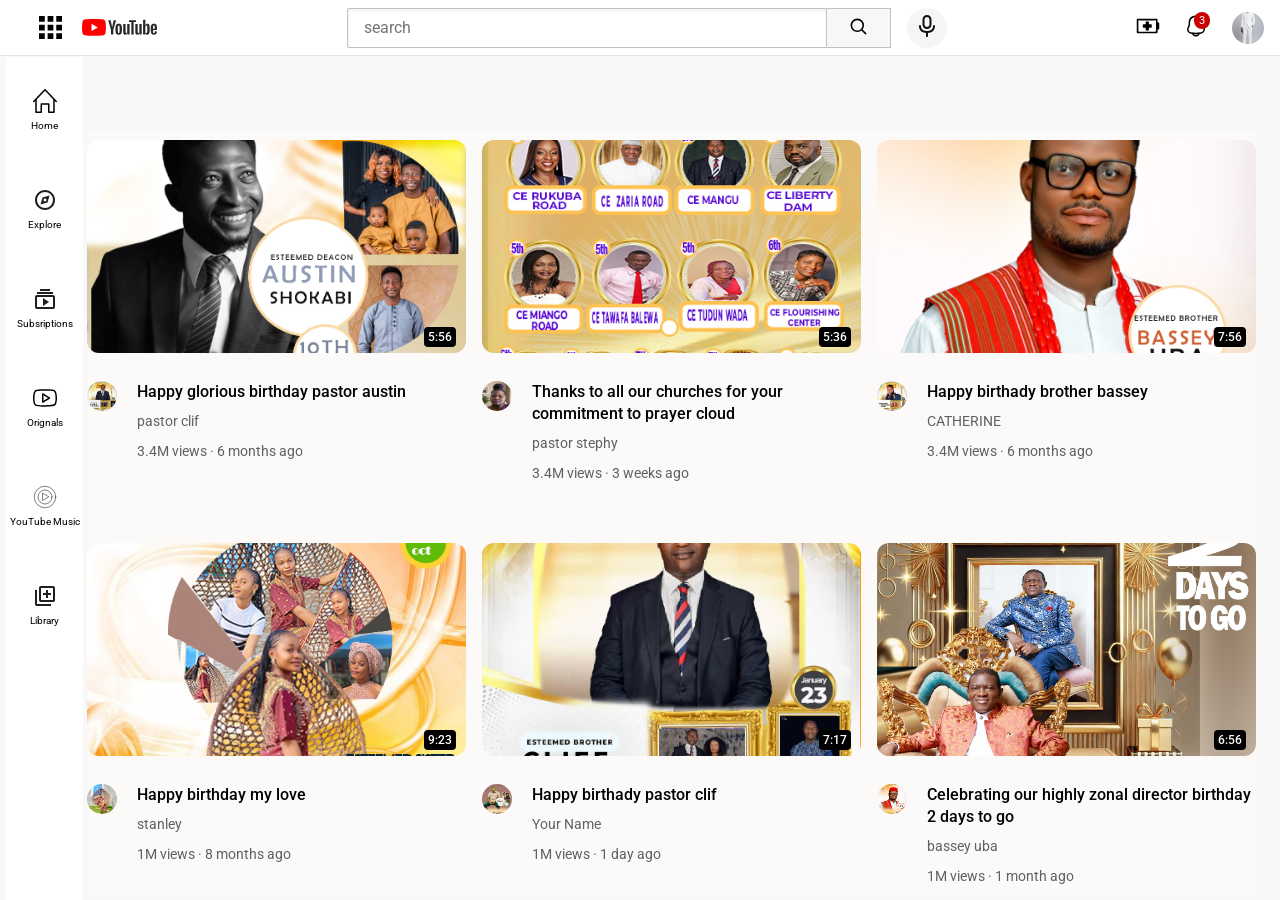
<file: index.html>
<!DOCTYPE html>
<html>
  <head>
    <title>header</title>
      <link rel="preconnect" href="https://fonts.googleapis.com">
  <link rel="preconnect" href="https://fonts.gstatic.com" crossorigin>
  <link href="https://fonts.googleapis.com/css2?family=Roboto:ital,wght@0,100..900;1,100..900&display=swap" rel="stylesheet">
     <link rel="stylesheet" href="button.css">
  </head>
  <body>
    <header class="happy">
      <div class="left-section"> 
     <img class="menu-grid"src=" AUS/ICON/menu-grid-svgrepo-com.svg">
      <img class="youtube" src=" AUS/youtube.svg">
      </div> 
      <!-- put position absolute inside
       position relative-->
      <div class="middle-section">
       <input class="search"type="text"
      placeholder="search">
      <div class="search-bu">
      <button class="search-button">
        <img class="search-bar" src="AUS/ICON/search-svgrepo-com.svg">
        <div class="tooltip">search</div>
      </button>
      </div>
      <div class="microphone-tool">
      <button class="microphone-bar">
        <img class="microphone" src="AUS/ICON/microphone-svgrepo-com (1).svg">
         <div class="tooltip">voice</div>
      </button>
      </div>
      </div>
      <div class="right-section">
        <div class="upload-icon-container">
        <img class="battery-plus" src="AUS/ICON/battery-plus-svgrepo-com.svg">
         <div class="tooltip">create</div>
        </div>
        <div class="notification">
        <img class="notification-bell" src="AUS/ICON/notification-bell-svgrepo-com.svg">
        <div class="three">3</div>
        </div>
        <img class="STAN" src="AUS/stan.png">
      </div>
    </header>
    <nav class="side-bar">
      <div class=" sidebar">
    <img class="sidebar-img" src="AUS/home-svgrepo-com.svg">
        <div  class="sidebar-link">Home</div>
         </div>
         <div class=" sidebar">
    <img class="sidebar-img" src="AUS/ICON/explore_24dp_1F1F1F_FILL0_wght400_GRAD0_opsz24.svg">
       <div  class="sidebar-link"> Explore</div>
         </div>
         <div class=" sidebar">
    <img class="sidebar-img" src="AUS/ICON/subscriptions_24dp_1F1F1F_FILL0_wght400_GRAD0_opsz24.svg"> 
         <div  class="sidebar-link">Subsriptions</div>     
         </div>
         <div class=" sidebar">
     <img class="sidebar-img" src="AUS/social-youtube-svgrepo-com.svg">   
          <div class="sidebar-link">Orignals</div>  
         </div>
         <div class=" sidebar">
          <img class="sidebar-img" src="AUS/youtube-music-svgrepo-com.svg"> 
          <div class="sidebar-img">YouTube Music</div>
         </div>
         <div class=" sidebar">
     <img class="sidebar-img" src="AUS/ICON/library_add_24dp_1F1F1F_FILL0_wght400_GRAD0_opsz24.svg">
          <div class="sidebar-link">Library</div>
         </div>
    </nav>
    <main>
    <section class="grid-video">
      <div class="video-card">
    <div class="time">
    <img class="video-thumbnail" src="AUS/aus.jpg">
    <Div class="absolute">5:56</Div>
    </div>
    <div class="video-info">
      <img class="channel-pic" src="AUS/clif.jpg">
      <div class="channel-details">
        <p class="video-title">Happy glorious birthday pastor austin</p>
        <p class="video-author">pastor clif</p>
        <p class="video-stats">3.4M views · 6 months ago</p>
      </div>
    </div>
  </div>
  <div class="video-card">
    <div class="time">
    <img class="video-thumbnail" src="AUS/july-11-12.jpg">
    <div class="absolute">5:36</div>
    </div>
    <div class="video-info">
      <img class="channel-pic" src="AUS/stepy.png">
      <div class="channel-details">
        <p class="video-title">Thanks to all our churches for your commitment to prayer cloud</p>
        <p class="video-author">pastor stephy</p>
        <p class="video-stats">3.4M views · 3 weeks ago</p>
      </div>
     </div>
  </div>
  <div class="video-card">
    <div class="time">
    <img class="video-thumbnail" src="AUS/bassey.jpg">
    <div class="absolute">7:56</div>
    </div>
    <div class="video-info">
      <img class="channel-pic" src="AUS/carthery.jpg">
      <div class="channel-details">
        <p class="video-title">Happy birthady brother bassey</p>
        <p class="video-author">CATHERINE</p>
        <p class="video-stats">3.4M views · 6 months ago</p>
      </div>
    </div>
  </div>
   <div class="video-card">
    <div class="time">
    <img class="video-thumbnail" src="AUS/stanley.jpg">
    <div class="absolute">9:23</div>
    </div>
    <div class="video-info">
      <img class="channel-pic" src="AUS/st.jpg">
      <div class="channel-details">
        <p class="video-title">Happy birthday my love</p>
        <p class="video-author">stanley</p>
        <p class="video-stats">1M views · 8 months ago</p>
      </div>
    </div>
  </div>
   <div class="video-card">
    <div class="time">
    <img class="video-thumbnail" src="AUS/clif.jpg">
    <div class="absolute">7:17</div>
    </div>
    <div class="video-info">
      <img class="channel-pic" src="AUS/edward.jpg">
      <div class="channel-details">
        <p class="video-title">Happy birthady pastor clif</p>
        <p class="video-author">Your Name</p>
        <p class="video-stats">1M views · 1 day ago</p>
      </div>
    </div>
  </div>
   <div class="video-card">
    <div class="time">
    <img class="video-thumbnail" src="AUS/count.jpg">
    <div class="absolute">6:56</div>
    </div>
    <div class="video-info">
      <img class="channel-pic" src="AUS/bassey.jpg">
      <div class="channel-details">
        <p class="video-title">Celebrating our highly zonal director birthday 2 days to go</p>
        <p class="video-author">bassey uba</p>
        <p class="video-stats">1M views · 1 month ago</p>
      </div>
    </div>
  </div>
    </section>
    </main>
  </body>
</html>
</file>
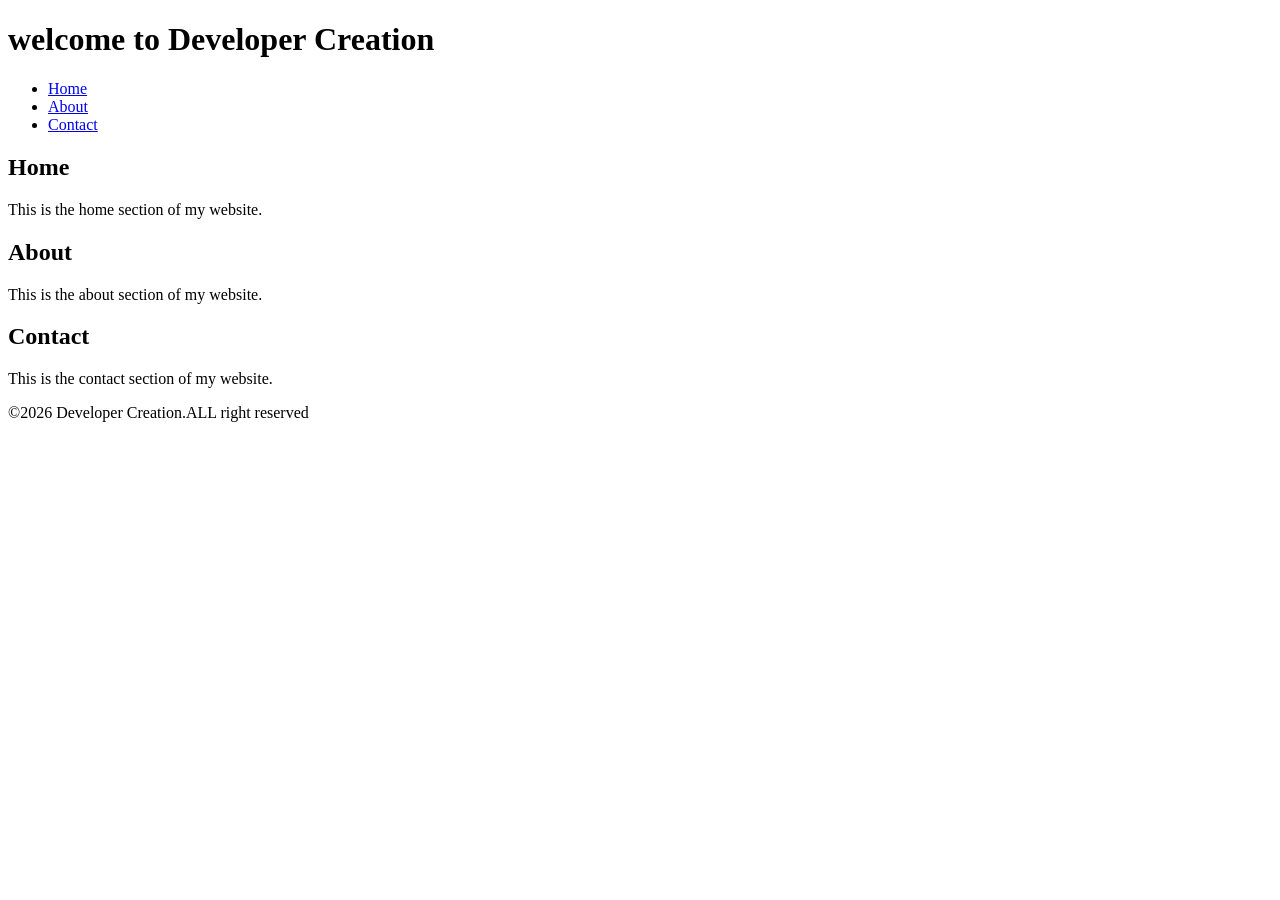
<file: style/lang.html/lang.html>
<!DOCTYPE html>
<html lang="en">
<head>
    <meta charset="UTF-8">
    <meta name="viewport" content="width=device-width,initial-scale=1.0">
        <title>Developer Creation</title>
</head>
<body>
    <header>
        <H1>welcome to Developer Creation</H1>
    </header>
    <nav>
        <ul>
            <li><a href="#home" >Home</a></li>
            <li><a href="#About" >About</a></li>
            <li><a href="#Contact" >Contact</a></li>
        </ul>
    </nav>
    <main> 
        <section id="home">
            <h2>Home</h2>
            <p>This is the home section of my website.</p>
        </section>
         <section id="About">
            <h2>About</h2>
            <p>This is the about section of my website.</p>
        </section>

         <section id="Contact">
            <h2>Contact</h2>
            <p>This is the contact section of my website.</p>
        </section>
    </main>
       <footer>
            <p>&copy;2026 Developer Creation.ALL right reserved</p>
       </footer>
</body>
</html>
</file>
<file: button.css>
p {
   
    margin-top: 0;
    margin-top: 0;
   }
  body {
     
       font-family: Roboto, arial;
      margin: 0;
      padding-top: 65px;
      padding-left:35 px;
      padding-right: 24px;
      background-color:rgb(248, 248, 248) 
       }
  .happy {
     display: flex;
     position: fixed;
    justify-content: space-between ;
    flex-direction: row; 
    margin: 0; 
    padding: 0;
    box-sizing: border-box;
     top: 0;
     left: 0;
     right: 0;
     height: 56px;
     background-color: white;
     border-bottom: 1px solid rgb(228, 228, 228);
    padding: 0 16px;
    z-index: 100;
}
.left-section {
    display: flex;
    align-items: center;
    margin-left: 23px;
    gap: 20px;
    flex-shrink:o;
    
 
}
.menu-grid {
   height: 23px;

}
.youtube {
    height: 75px;

}
.middle-section {
display: flex;
align-items: center;
flex: 1 1 auto;
max-width: 600px;
margin: 0 40px;
min-width: 180px;


}
.search {
    flex: 1;
    min-width: 0;
    height: 36px;
    box-shadow: inset 1px 2px 3px rgba(0, 0, 0, 0.06);
    border: 1px solid rgb(192, 192, 192);
    border-radius: 2px 0 0 2px;
    font-size: 16px;
    padding-left: 16px;

}
.search::placeholder {
  font-family: Roboto, Arial;
  font-size: 16px; 
}
.search-bu {
  position: relative;
}
.search-button {
    width: 64px;
    height: 40px;
     background-color: rgb(247, 247, 247);
    border: 1px solid rgb(192, 192, 192);
    border-left: none;
    margin-right: 8px;
    cursor: pointer;
    
}

.tooltip {
  position: absolute;
  background-color: gray;
  color: white;
  padding-top: 4px;
  padding-bottom: 4px;
  padding-right: 6px;
  padding-left: 6px;
  border-radius:4px ;
  font-size:12px ;
  margin-top: 14px;
  opacity:0 ;
  visibility: hidden;
  pointer-events: none;
  transition: opacity 0.2s ease;
  white-space:nowrap ;
}
.search-button:hover .tooltip {
  opacity: 1;
  visibility: visible;
}

.microphone-bar {
    height: 40px;
    width: 40px;
    margin-left: 20px;
    border-radius: 50%;
    border: none;
     background-color: rgb(245, 245, 245);
     margin-left: 8px;
}
.microphone {
    height: 24px;
    
}
.microphone-tool {
  position: relative;
}
.microphone-bar {
    cursor: pointer;
}
.tooltip,
.tooltip {
  position: absolute;
  background-color: gray;
  color: white;
  padding-top: 4px;
  padding-bottom: 4px;
  padding-right: 6px;
  padding-left: 6px;
  border-radius:4px ;
  font-family: Roboto, arial;
  font-size:12px ;
  margin-top: 14px;
  opacity:0 ;
  visibility: hidden;
  pointer-events: none;
  transition: opacity 0.2s ease;
  white-space:nowrap ;
}
.upload-icon-container:hover .tooltip {
  opacity: 1;
  visibility: visible;

}
.search-bar {
    height: 19px;
  
}


.right-section {
    display: flex;
    gap: 24px;
    align-items: center;
    flex-shrink: o;
    
    
}
.battery-plus {
  transform: rotate(450deg);
  height: 24px;
  cursor: pointer;

}
.upload-icon-container {
  position: relative;
}
.microphone-bar:hover .tooltip {
  opacity: 1;
  visibility: visible;

}

.notification-bell {
    height: 24px;
}
.notification {
position: relative;
}
.three {
position: absolute;
top:-2px;
right:-2px;
background-color: rgb(200, 0, 0);
color:white;
font-family: Roboto, arial;
font-size: 11px;
padding-left: 5px;
padding-right: 5px;
padding-top: 2px;
padding-bottom:2px ;
border-radius: 10px;
}
.STAN { 
    height: 32px;
    width: 32px;
    object-fit: cover;
    border-radius: 50%;
}
.side-bar {
position: fixed;
  left: 0;
  margin-left: 6px;
  bottom: 0;
  width: 77px;
  top: 57px;
  z-index:2000 ;
  background-color: white;
  padding-top: 5px;
}
.sidebar { 
  position: relative;
   height:97px ;
  display: flex;
 flex-direction: column;
 justify-content: center;
 align-items: center;
 padding:  1px;
 cursor: pointer;

}
.sidebar.active{
  background:rgb(235,235,235);
}
.sidebar:hover::after {
  content: attr(data-after);
  position: absolute;
  left: 80px;
  color: white;
  background-color: rgba(0, 0, 0);
  padding: 8px;
  border-radius: 4px;
  font-size: 12px;
  white-space: nowrap;
}
.sidebar:hover {
  background: rgb(235, 235, 235);
}
.sidebar img {
  height: 24px;
  width: 24px;
  object-fit: contain;
  margin-bottom: 4px;
  flex-shrink: 0;
}
.music-icon { 
  border-radius:50px ;
  background: red;
  padding: 3px;
}
.sidebar div {
  font-size: 10px;
  font-family: roboto, arial;
  line-height: 18px;
 }
.grid-video { 
  background-color: rgb(252, 249, 249);
    margin-left: 87px;
    margin-top: 67px;
  display: grid;
  grid-template-columns:repeat(3,1fr);
  gap: 40px  16px;


}

.video-thumbnail {
  position: relative;
  width: 100%;
  aspect-ratio: 16/9;
  overflow: hidden;
  border-radius: 12px;
  margin-right: 0px;
  margin-top: 8px;
}
.video-thumbnail :hover{
  transform:scale(1.03)
}
.video-thumbnail {
  width: 100%;
  height: 100%;
  object-fit: cover;
  object-position: center;
  transition: transform 0.2s;
}
.video-thumbnail::after{
  content: '';
  position: absolute;
  bottom: 0;
  left:0;
  right: 0px;
  height: 40px;
  background: linear-gradient(transparent,rgba( 0,0,0,1));
}
.time {
  position: relative;
  margin-bottom: 24px;
  
}
.absolute{
    position: absolute;
    background-color: rgba(0, 0, 0);
        color: white;
        right: 10px;
        bottom: 10px;
        padding: 3px 4px;
        border-radius: 4px;
        font-size: 12px;
        font-weight: 500;
        font-family: roboto, arial;
        
}

.video-info {
  display: grid;
  grid-template-columns: 50px 1fr;
  padding-top: 0px;
}

.channel-pic {
  width: 30px;
  height: 30px;
  border-radius: 50%;
}

.video-title {
  display: -webkit-box;
 -webkit-box-orient: vertical;
 -webkit-line-clamp: 2;
  overflow: hidden;
  font-size: 16px;
  font-weight: 500;
  line-height: 22px;
  margin-bottom: 10px;
}

.video-author, .video-stats {
  font-size: 14px;
  color: rgb(96,96,96);
}
 @media ( max-width:999px) {
  .grid-video { grid-template-columns:repeat(2,1fr); }
 }
 @media ( max-width:750px) {
  .grid-video { grid-template-columns:1fr; }
 }
</file>
